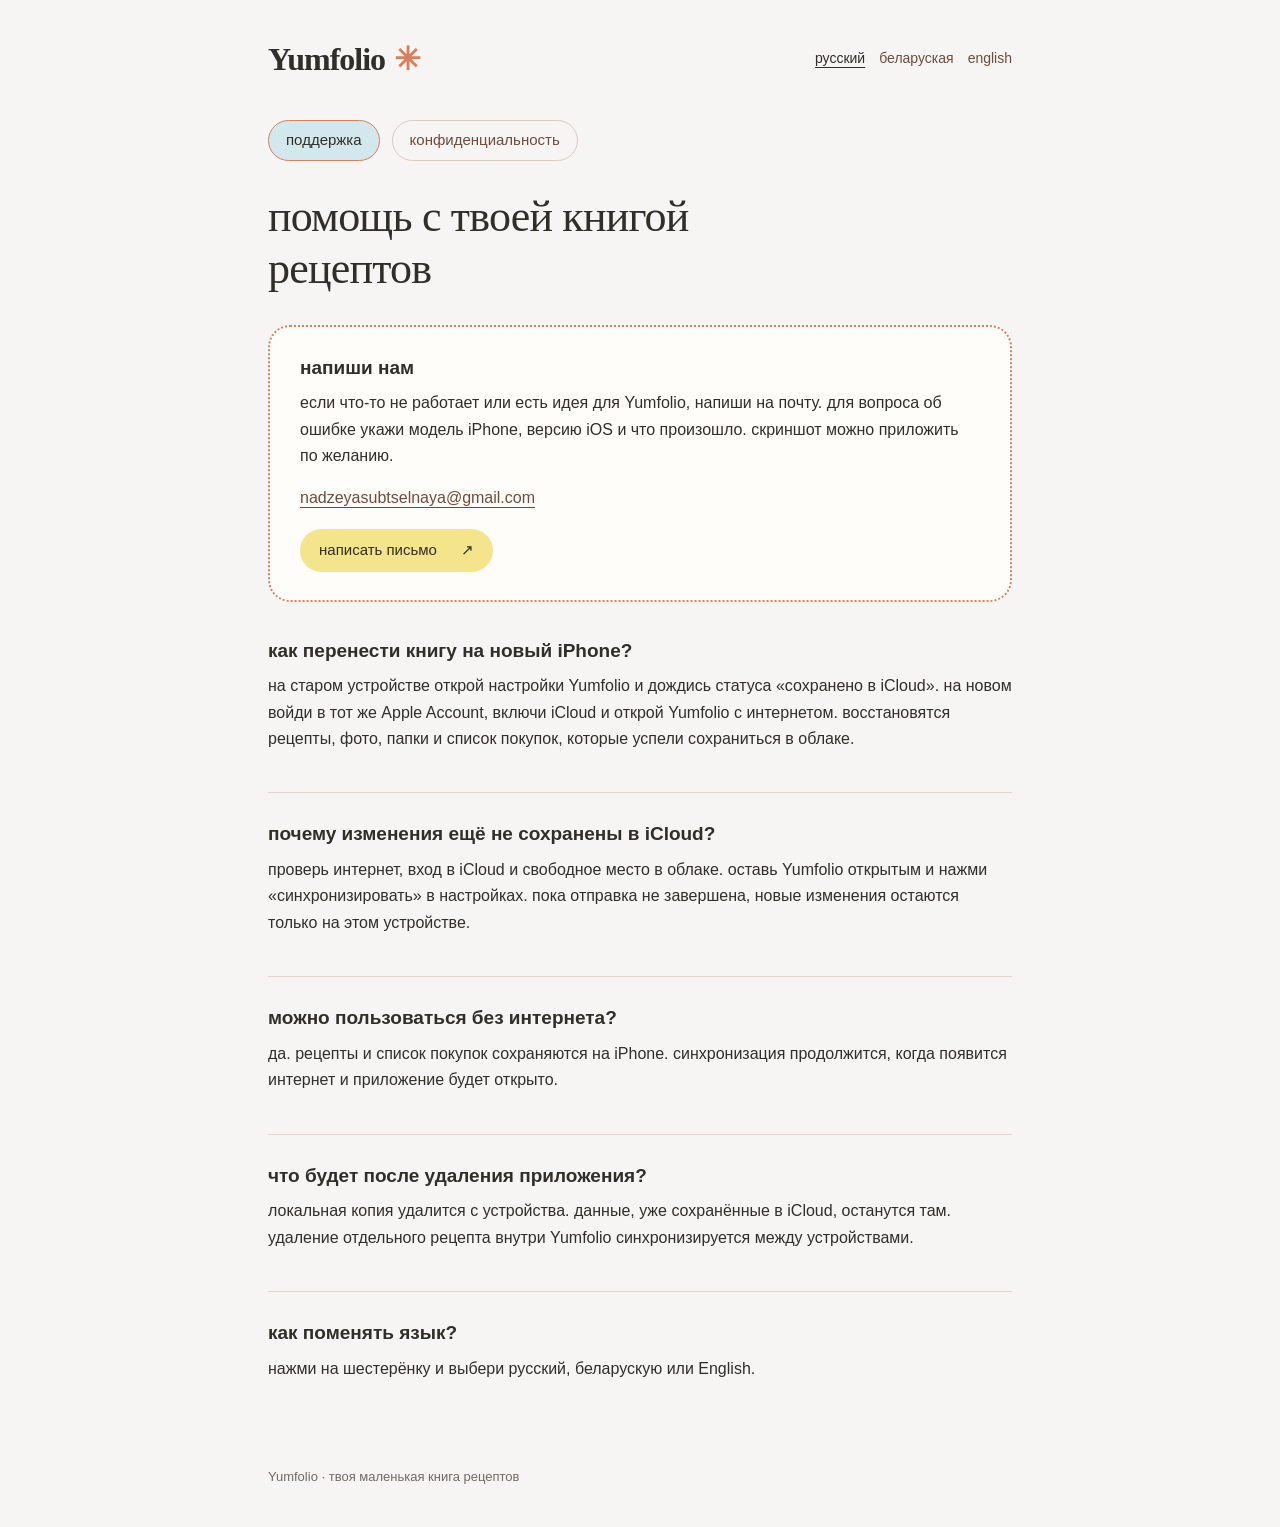
<file: index.html>
<!doctype html>
<html lang="ru">
<head><meta charset="utf-8"><meta name="viewport" content="width=device-width,initial-scale=1"><meta name="description" content="помощь с твоей книгой рецептов — Yumfolio"><meta name="color-scheme" content="light"><title>Yumfolio · поддержка</title><link rel="stylesheet" href="style.css"></head>
<body><header><a class="brand" href="index.html">Yumfolio<span aria-hidden="true">✳</span></a><nav class="languages" aria-label="Language"><a href="index.html" lang="ru" hreflang="ru" aria-current="page">русский</a><a href="support-be.html" lang="be" hreflang="be">беларуская</a><a href="support-en.html" lang="en" hreflang="en">english</a></nav></header>
<main><nav class="tabs" aria-label="Yumfolio"><a href="index.html" aria-current="page">поддержка</a><a href="privacy.html">конфиденциальность</a></nav><h1>помощь с твоей книгой рецептов</h1><section class="contact"><h2>напиши нам</h2><p>если что-то не работает или есть идея для Yumfolio, напиши на почту. для вопроса об ошибке укажи модель iPhone, версию iOS и что произошло. скриншот можно приложить по желанию.</p><a class="email" href="mailto:nadzeyasubtselnaya@gmail.com">nadzeyasubtselnaya@gmail.com</a><p><a class="button" href="mailto:nadzeyasubtselnaya@gmail.com?subject=Yumfolio">написать письмо <span aria-hidden="true">↗</span></a></p></section><div class="answers"><section><h2>как перенести книгу на новый iPhone?</h2><p>на старом устройстве открой настройки Yumfolio и дождись статуса «сохранено в iCloud». на новом войди в тот же Apple Account, включи iCloud и открой Yumfolio с интернетом. восстановятся рецепты, фото, папки и список покупок, которые успели сохраниться в облаке.</p></section><section><h2>почему изменения ещё не сохранены в iCloud?</h2><p>проверь интернет, вход в iCloud и свободное место в облаке. оставь Yumfolio открытым и нажми «синхронизировать» в настройках. пока отправка не завершена, новые изменения остаются только на этом устройстве.</p></section><section><h2>можно пользоваться без интернета?</h2><p>да. рецепты и список покупок сохраняются на iPhone. синхронизация продолжится, когда появится интернет и приложение будет открыто.</p></section><section><h2>что будет после удаления приложения?</h2><p>локальная копия удалится с устройства. данные, уже сохранённые в iCloud, останутся там. удаление отдельного рецепта внутри Yumfolio синхронизируется между устройствами.</p></section><section><h2>как поменять язык?</h2><p>нажми на шестерёнку и выбери русский, беларускую или English.</p></section></div></main>
<footer>Yumfolio · твоя маленькая книга рецептов</footer></body></html>
</file>
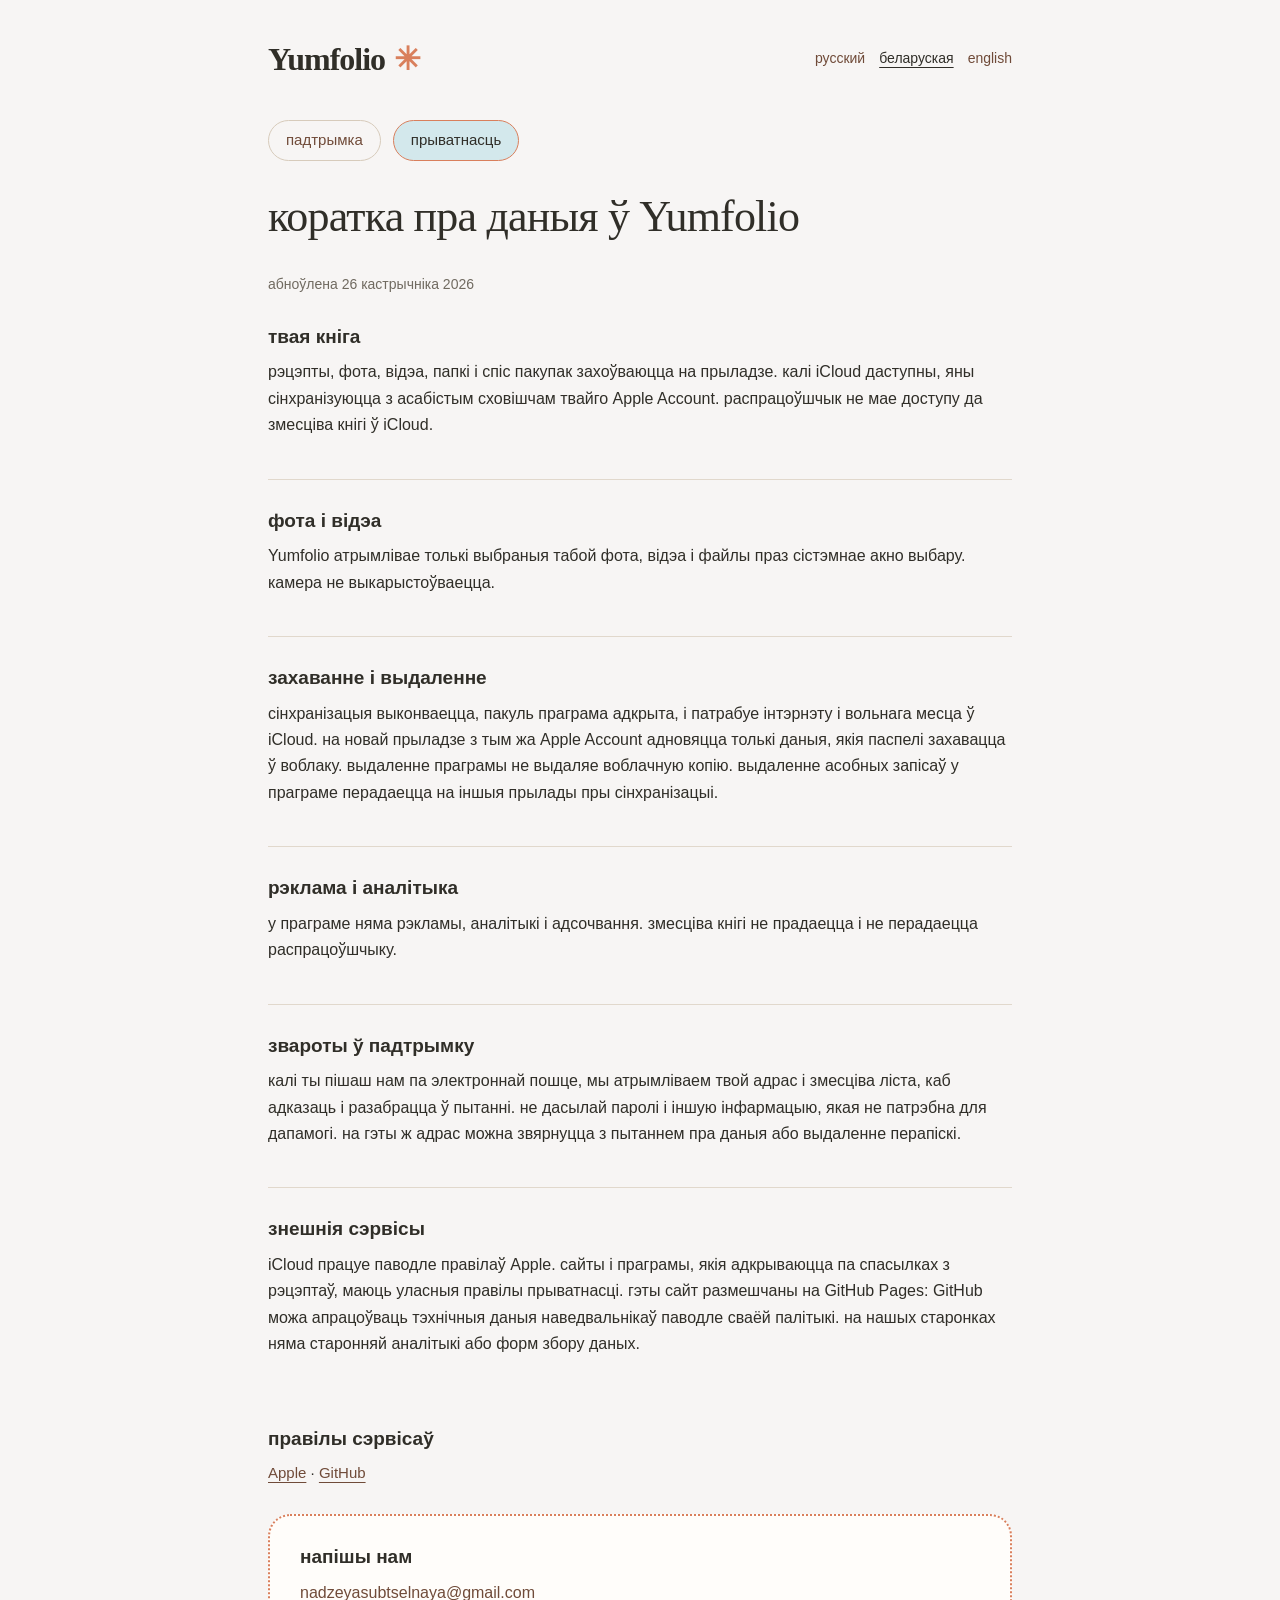
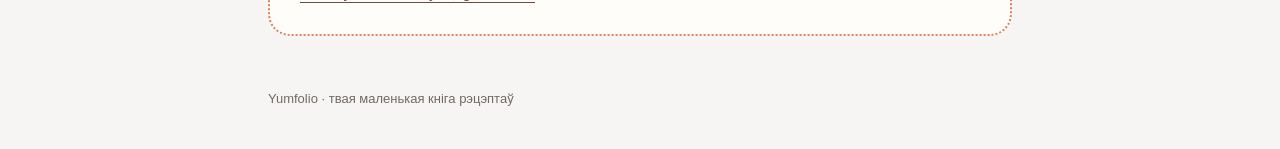
<file: privacy-be.html>
<!doctype html>
<html lang="be">
<head><meta charset="utf-8"><meta name="viewport" content="width=device-width,initial-scale=1"><meta name="description" content="коратка пра даныя ў Yumfolio — Yumfolio"><meta name="color-scheme" content="light"><title>Yumfolio · прыватнасць</title><link rel="stylesheet" href="style.css"></head>
<body><header><a class="brand" href="support-be.html">Yumfolio<span aria-hidden="true">✳</span></a><nav class="languages" aria-label="Language"><a href="privacy.html" lang="ru" hreflang="ru">русский</a><a href="privacy-be.html" lang="be" hreflang="be" aria-current="page">беларуская</a><a href="privacy-en.html" lang="en" hreflang="en">english</a></nav></header>
<main><nav class="tabs" aria-label="Yumfolio"><a href="support-be.html">падтрымка</a><a href="privacy-be.html" aria-current="page">прыватнасць</a></nav><h1>коратка пра даныя ў Yumfolio</h1><p class="date">абноўлена 26 кастрычніка 2026</p><div class="answers"><section><h2>твая кніга</h2><p>рэцэпты, фота, відэа, папкі і спіс пакупак захоўваюцца на прыладзе. калі iCloud даступны, яны сінхранізуюцца з асабістым сховішчам твайго Apple Account. распрацоўшчык не мае доступу да змесціва кнігі ў iCloud.</p></section><section><h2>фота і відэа</h2><p>Yumfolio атрымлівае толькі выбраныя табой фота, відэа і файлы праз сістэмнае акно выбару. камера не выкарыстоўваецца.</p></section><section><h2>захаванне і выдаленне</h2><p>сінхранізацыя выконваецца, пакуль праграма адкрыта, і патрабуе інтэрнэту і вольнага месца ў iCloud. на новай прыладзе з тым жа Apple Account адновяцца толькі даныя, якія паспелі захавацца ў воблаку. выдаленне праграмы не выдаляе воблачную копію. выдаленне асобных запісаў у праграме перадаецца на іншыя прылады пры сінхранізацыі.</p></section><section><h2>рэклама і аналітыка</h2><p>у праграме няма рэкламы, аналітыкі і адсочвання. змесціва кнігі не прадаецца і не перадаецца распрацоўшчыку.</p></section><section><h2>звароты ў падтрымку</h2><p>калі ты пішаш нам па электроннай пошце, мы атрымліваем твой адрас і змесціва ліста, каб адказаць і разабрацца ў пытанні. не дасылай паролі і іншую інфармацыю, якая не патрэбна для дапамогі. на гэты ж адрас можна звярнуцца з пытаннем пра даныя або выдаленне перапіскі.</p></section><section><h2>знешнія сэрвісы</h2><p>iCloud працуе паводле правілаў Apple. сайты і праграмы, якія адкрываюцца па спасылках з рэцэптаў, маюць уласныя правілы прыватнасці. гэты сайт размешчаны на GitHub Pages: GitHub можа апрацоўваць тэхнічныя даныя наведвальнікаў паводле сваёй палітыкі. на нашых старонках няма старонняй аналітыкі або форм збору даных.</p></section></div><section class="policy-links"><h2>правілы сэрвісаў</h2><a href="https://www.apple.com/legal/privacy/">Apple</a> · <a href="https://docs.github.com/en/site-policy/privacy-policies/github-general-privacy-statement">GitHub</a></section><section class="contact compact"><h2>напішы нам</h2><a class="email" href="mailto:nadzeyasubtselnaya@gmail.com">nadzeyasubtselnaya@gmail.com</a></section></main>
<footer>Yumfolio · твая маленькая кніга рэцэптаў</footer></body></html>
</file>
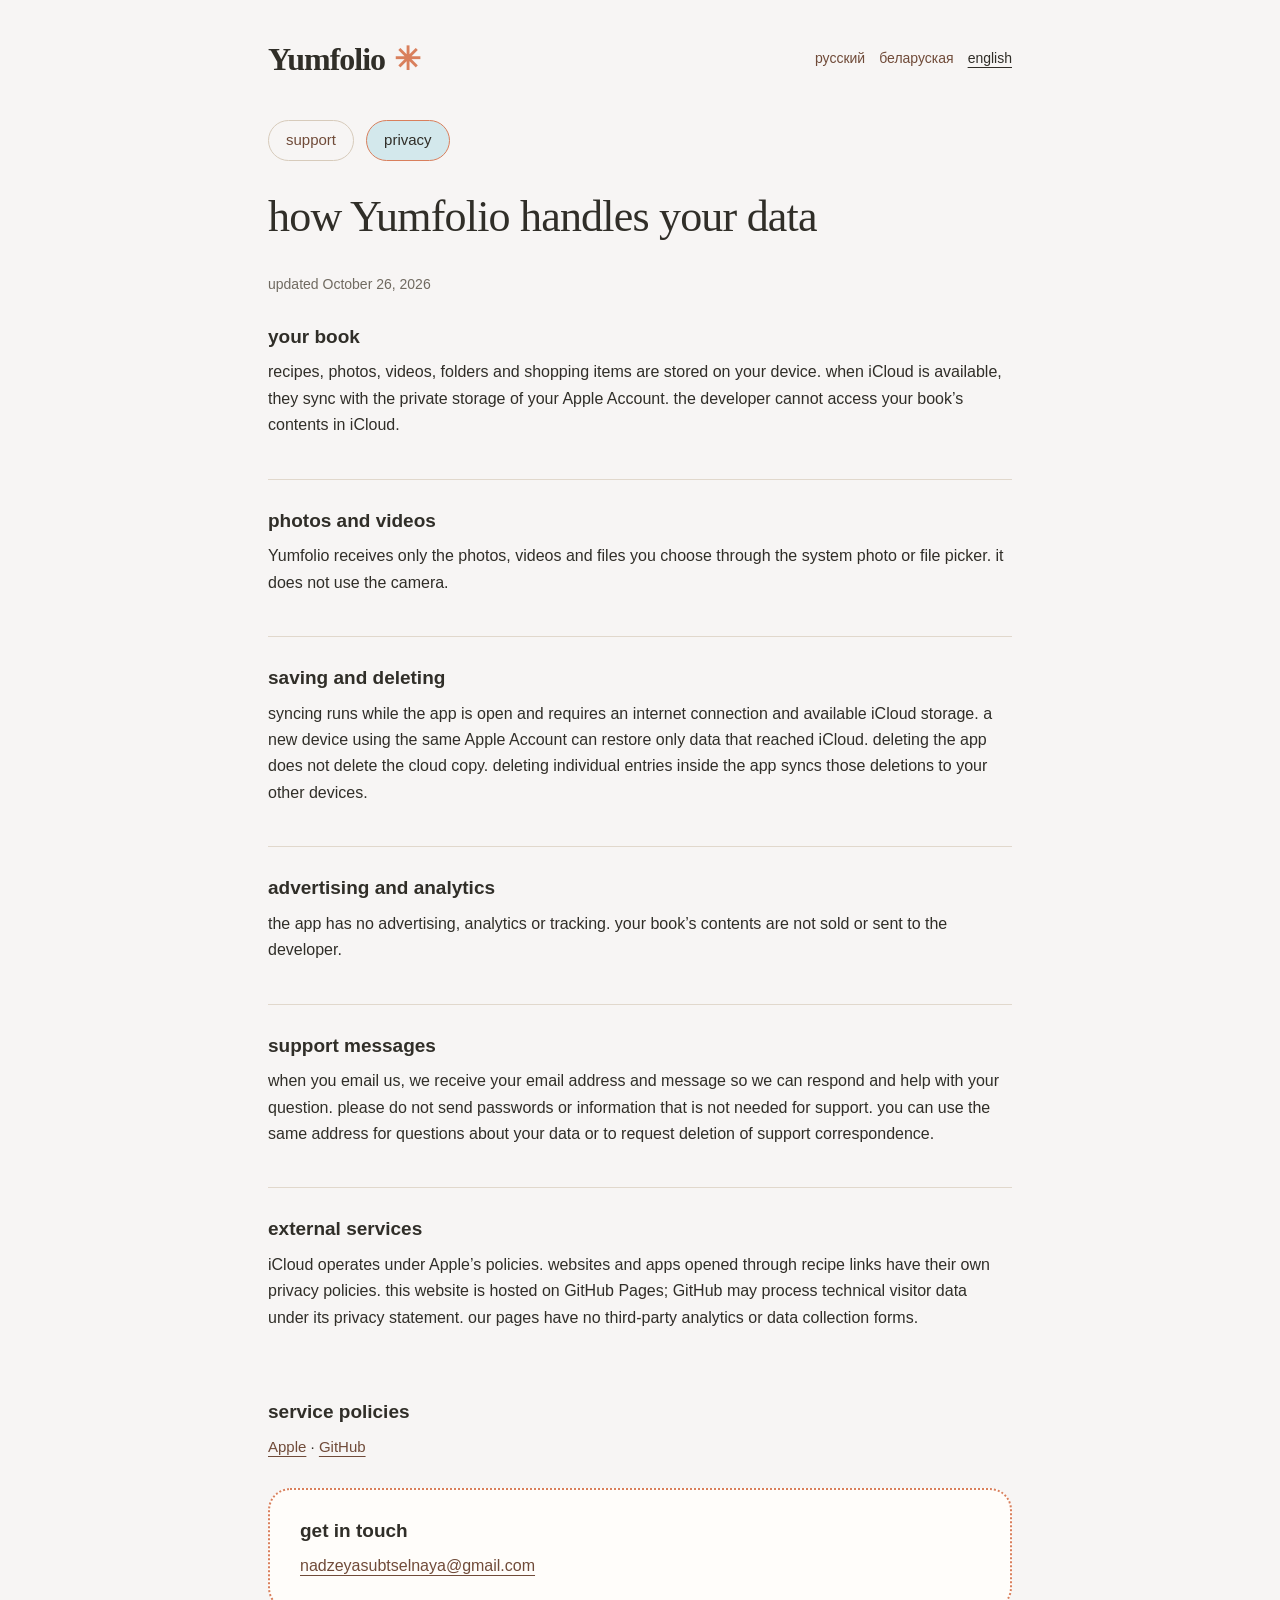
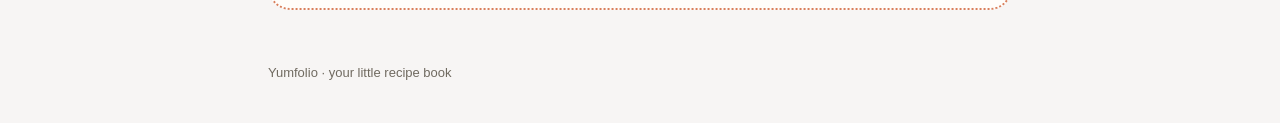
<file: privacy-en.html>
<!doctype html>
<html lang="en">
<head><meta charset="utf-8"><meta name="viewport" content="width=device-width,initial-scale=1"><meta name="description" content="how Yumfolio handles your data — Yumfolio"><meta name="color-scheme" content="light"><title>Yumfolio · privacy</title><link rel="stylesheet" href="style.css"></head>
<body><header><a class="brand" href="support-en.html">Yumfolio<span aria-hidden="true">✳</span></a><nav class="languages" aria-label="Language"><a href="privacy.html" lang="ru" hreflang="ru">русский</a><a href="privacy-be.html" lang="be" hreflang="be">беларуская</a><a href="privacy-en.html" lang="en" hreflang="en" aria-current="page">english</a></nav></header>
<main><nav class="tabs" aria-label="Yumfolio"><a href="support-en.html">support</a><a href="privacy-en.html" aria-current="page">privacy</a></nav><h1>how Yumfolio handles your data</h1><p class="date">updated October 26, 2026</p><div class="answers"><section><h2>your book</h2><p>recipes, photos, videos, folders and shopping items are stored on your device. when iCloud is available, they sync with the private storage of your Apple Account. the developer cannot access your book’s contents in iCloud.</p></section><section><h2>photos and videos</h2><p>Yumfolio receives only the photos, videos and files you choose through the system photo or file picker. it does not use the camera.</p></section><section><h2>saving and deleting</h2><p>syncing runs while the app is open and requires an internet connection and available iCloud storage. a new device using the same Apple Account can restore only data that reached iCloud. deleting the app does not delete the cloud copy. deleting individual entries inside the app syncs those deletions to your other devices.</p></section><section><h2>advertising and analytics</h2><p>the app has no advertising, analytics or tracking. your book’s contents are not sold or sent to the developer.</p></section><section><h2>support messages</h2><p>when you email us, we receive your email address and message so we can respond and help with your question. please do not send passwords or information that is not needed for support. you can use the same address for questions about your data or to request deletion of support correspondence.</p></section><section><h2>external services</h2><p>iCloud operates under Apple’s policies. websites and apps opened through recipe links have their own privacy policies. this website is hosted on GitHub Pages; GitHub may process technical visitor data under its privacy statement. our pages have no third-party analytics or data collection forms.</p></section></div><section class="policy-links"><h2>service policies</h2><a href="https://www.apple.com/legal/privacy/">Apple</a> · <a href="https://docs.github.com/en/site-policy/privacy-policies/github-general-privacy-statement">GitHub</a></section><section class="contact compact"><h2>get in touch</h2><a class="email" href="mailto:nadzeyasubtselnaya@gmail.com">nadzeyasubtselnaya@gmail.com</a></section></main>
<footer>Yumfolio · your little recipe book</footer></body></html>
</file>
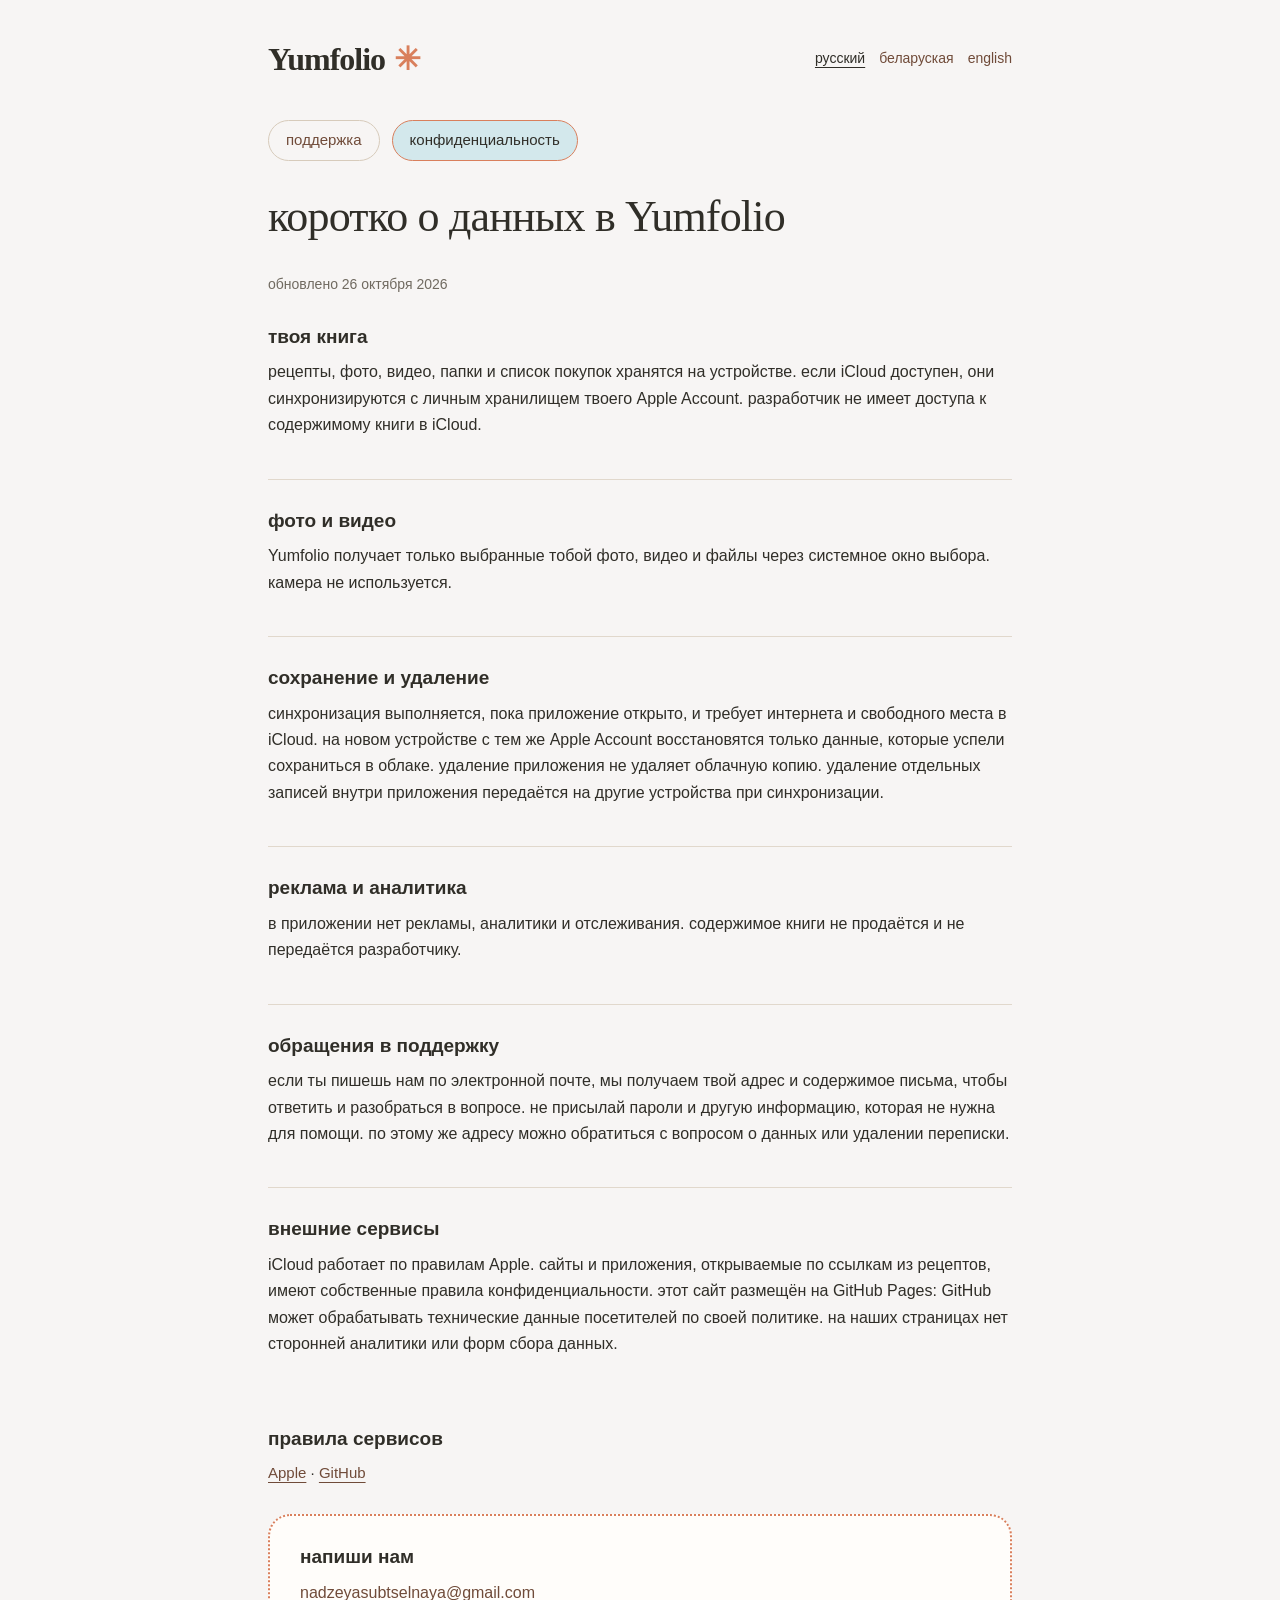
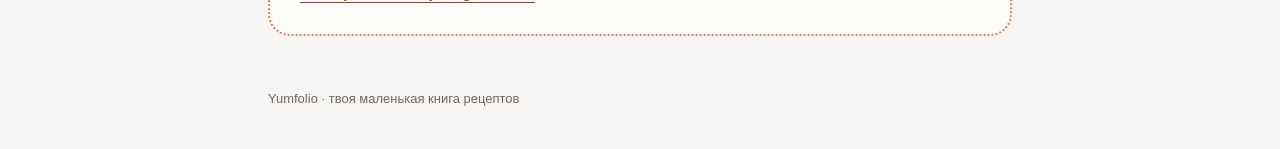
<file: privacy.html>
<!doctype html>
<html lang="ru">
<head><meta charset="utf-8"><meta name="viewport" content="width=device-width,initial-scale=1"><meta name="description" content="коротко о данных в Yumfolio — Yumfolio"><meta name="color-scheme" content="light"><title>Yumfolio · конфиденциальность</title><link rel="stylesheet" href="style.css"></head>
<body><header><a class="brand" href="index.html">Yumfolio<span aria-hidden="true">✳</span></a><nav class="languages" aria-label="Language"><a href="privacy.html" lang="ru" hreflang="ru" aria-current="page">русский</a><a href="privacy-be.html" lang="be" hreflang="be">беларуская</a><a href="privacy-en.html" lang="en" hreflang="en">english</a></nav></header>
<main><nav class="tabs" aria-label="Yumfolio"><a href="index.html">поддержка</a><a href="privacy.html" aria-current="page">конфиденциальность</a></nav><h1>коротко о данных в Yumfolio</h1><p class="date">обновлено 26 октября 2026</p><div class="answers"><section><h2>твоя книга</h2><p>рецепты, фото, видео, папки и список покупок хранятся на устройстве. если iCloud доступен, они синхронизируются с личным хранилищем твоего Apple Account. разработчик не имеет доступа к содержимому книги в iCloud.</p></section><section><h2>фото и видео</h2><p>Yumfolio получает только выбранные тобой фото, видео и файлы через системное окно выбора. камера не используется.</p></section><section><h2>сохранение и удаление</h2><p>синхронизация выполняется, пока приложение открыто, и требует интернета и свободного места в iCloud. на новом устройстве с тем же Apple Account восстановятся только данные, которые успели сохраниться в облаке. удаление приложения не удаляет облачную копию. удаление отдельных записей внутри приложения передаётся на другие устройства при синхронизации.</p></section><section><h2>реклама и аналитика</h2><p>в приложении нет рекламы, аналитики и отслеживания. содержимое книги не продаётся и не передаётся разработчику.</p></section><section><h2>обращения в поддержку</h2><p>если ты пишешь нам по электронной почте, мы получаем твой адрес и содержимое письма, чтобы ответить и разобраться в вопросе. не присылай пароли и другую информацию, которая не нужна для помощи. по этому же адресу можно обратиться с вопросом о данных или удалении переписки.</p></section><section><h2>внешние сервисы</h2><p>iCloud работает по правилам Apple. сайты и приложения, открываемые по ссылкам из рецептов, имеют собственные правила конфиденциальности. этот сайт размещён на GitHub Pages: GitHub может обрабатывать технические данные посетителей по своей политике. на наших страницах нет сторонней аналитики или форм сбора данных.</p></section></div><section class="policy-links"><h2>правила сервисов</h2><a href="https://www.apple.com/legal/privacy/">Apple</a> · <a href="https://docs.github.com/en/site-policy/privacy-policies/github-general-privacy-statement">GitHub</a></section><section class="contact compact"><h2>напиши нам</h2><a class="email" href="mailto:nadzeyasubtselnaya@gmail.com">nadzeyasubtselnaya@gmail.com</a></section></main>
<footer>Yumfolio · твоя маленькая книга рецептов</footer></body></html>
</file>
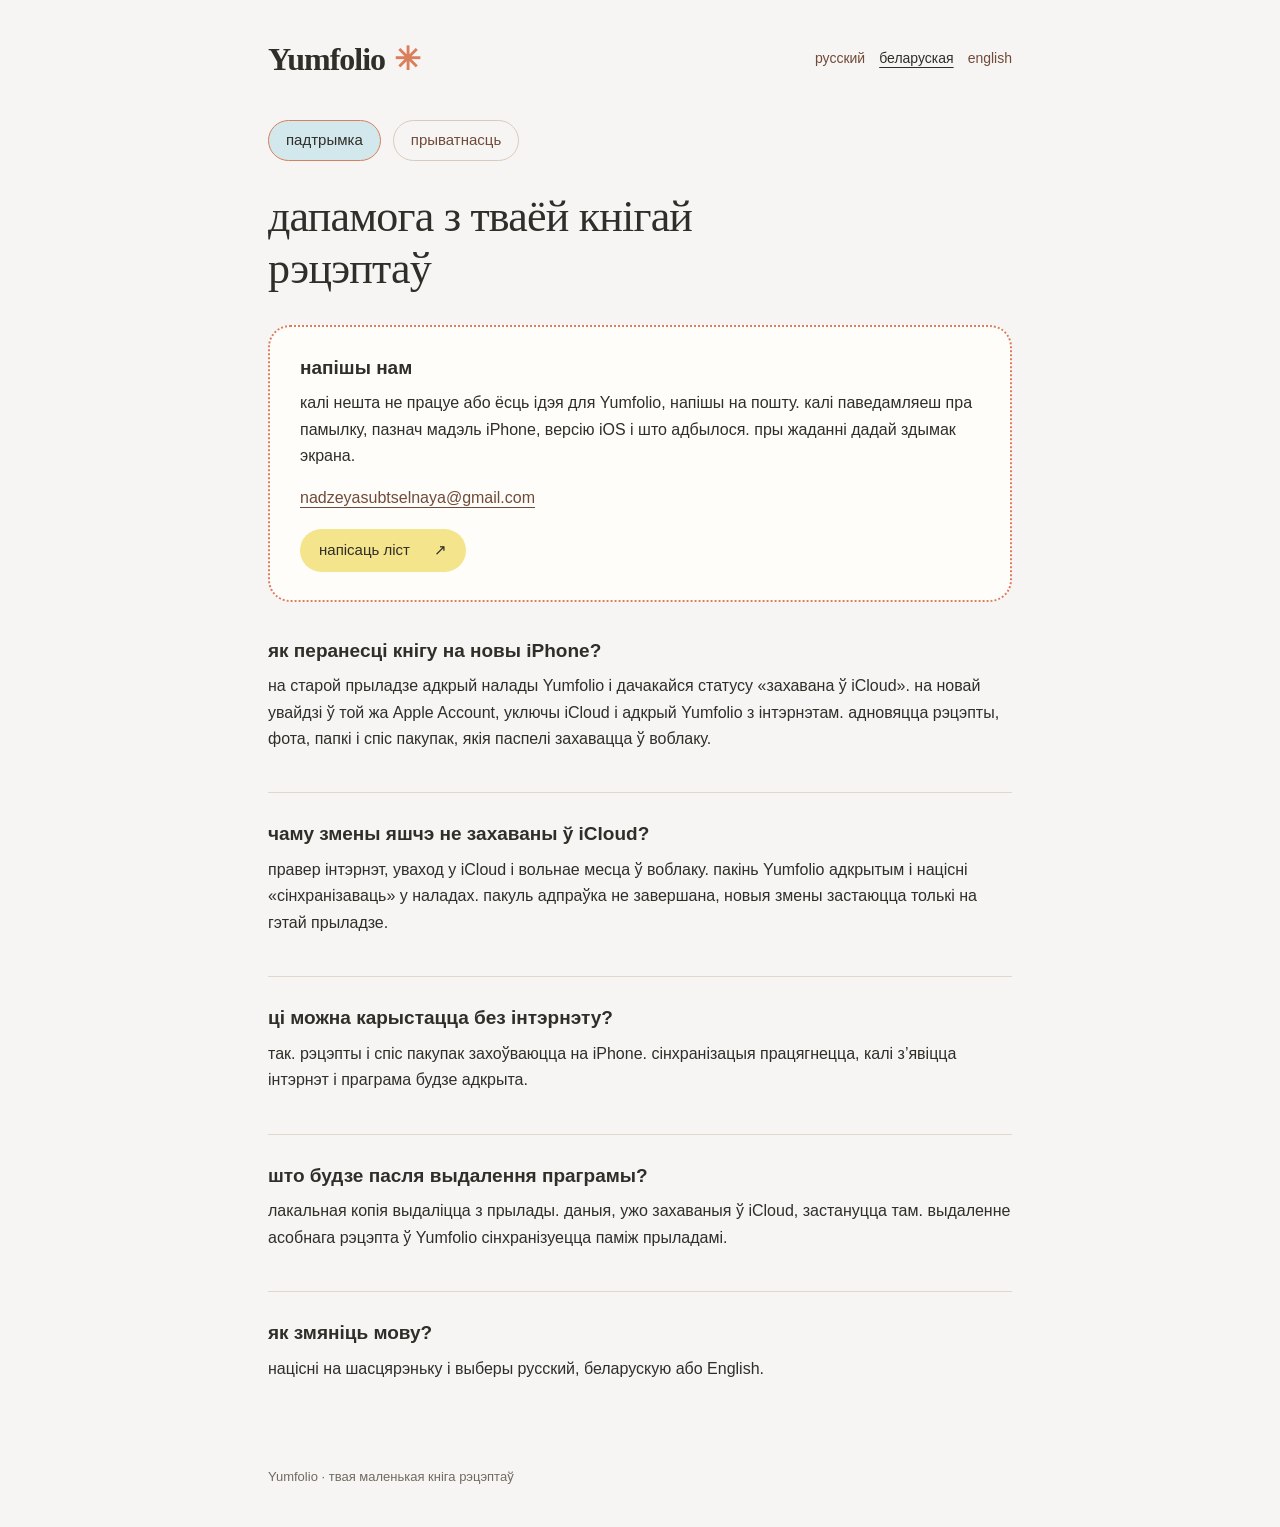
<file: support-be.html>
<!doctype html>
<html lang="be">
<head><meta charset="utf-8"><meta name="viewport" content="width=device-width,initial-scale=1"><meta name="description" content="дапамога з тваёй кнігай рэцэптаў — Yumfolio"><meta name="color-scheme" content="light"><title>Yumfolio · падтрымка</title><link rel="stylesheet" href="style.css"></head>
<body><header><a class="brand" href="support-be.html">Yumfolio<span aria-hidden="true">✳</span></a><nav class="languages" aria-label="Language"><a href="index.html" lang="ru" hreflang="ru">русский</a><a href="support-be.html" lang="be" hreflang="be" aria-current="page">беларуская</a><a href="support-en.html" lang="en" hreflang="en">english</a></nav></header>
<main><nav class="tabs" aria-label="Yumfolio"><a href="support-be.html" aria-current="page">падтрымка</a><a href="privacy-be.html">прыватнасць</a></nav><h1>дапамога з тваёй кнігай рэцэптаў</h1><section class="contact"><h2>напішы нам</h2><p>калі нешта не працуе або ёсць ідэя для Yumfolio, напішы на пошту. калі паведамляеш пра памылку, пазнач мадэль iPhone, версію iOS і што адбылося. пры жаданні дадай здымак экрана.</p><a class="email" href="mailto:nadzeyasubtselnaya@gmail.com">nadzeyasubtselnaya@gmail.com</a><p><a class="button" href="mailto:nadzeyasubtselnaya@gmail.com?subject=Yumfolio">напісаць ліст <span aria-hidden="true">↗</span></a></p></section><div class="answers"><section><h2>як перанесці кнігу на новы iPhone?</h2><p>на старой прыладзе адкрый налады Yumfolio і дачакайся статусу «захавана ў iCloud». на новай увайдзі ў той жа Apple Account, уключы iCloud і адкрый Yumfolio з інтэрнэтам. адновяцца рэцэпты, фота, папкі і спіс пакупак, якія паспелі захавацца ў воблаку.</p></section><section><h2>чаму змены яшчэ не захаваны ў iCloud?</h2><p>правер інтэрнэт, уваход у iCloud і вольнае месца ў воблаку. пакінь Yumfolio адкрытым і націсні «сінхранізаваць» у наладах. пакуль адпраўка не завершана, новыя змены застаюцца толькі на гэтай прыладзе.</p></section><section><h2>ці можна карыстацца без інтэрнэту?</h2><p>так. рэцэпты і спіс пакупак захоўваюцца на iPhone. сінхранізацыя працягнецца, калі з’явіцца інтэрнэт і праграма будзе адкрыта.</p></section><section><h2>што будзе пасля выдалення праграмы?</h2><p>лакальная копія выдаліцца з прылады. даныя, ужо захаваныя ў iCloud, застануцца там. выдаленне асобнага рэцэпта ў Yumfolio сінхранізуецца паміж прыладамі.</p></section><section><h2>як змяніць мову?</h2><p>націсні на шасцярэньку і выберы русский, беларускую або English.</p></section></div></main>
<footer>Yumfolio · твая маленькая кніга рэцэптаў</footer></body></html>
</file>
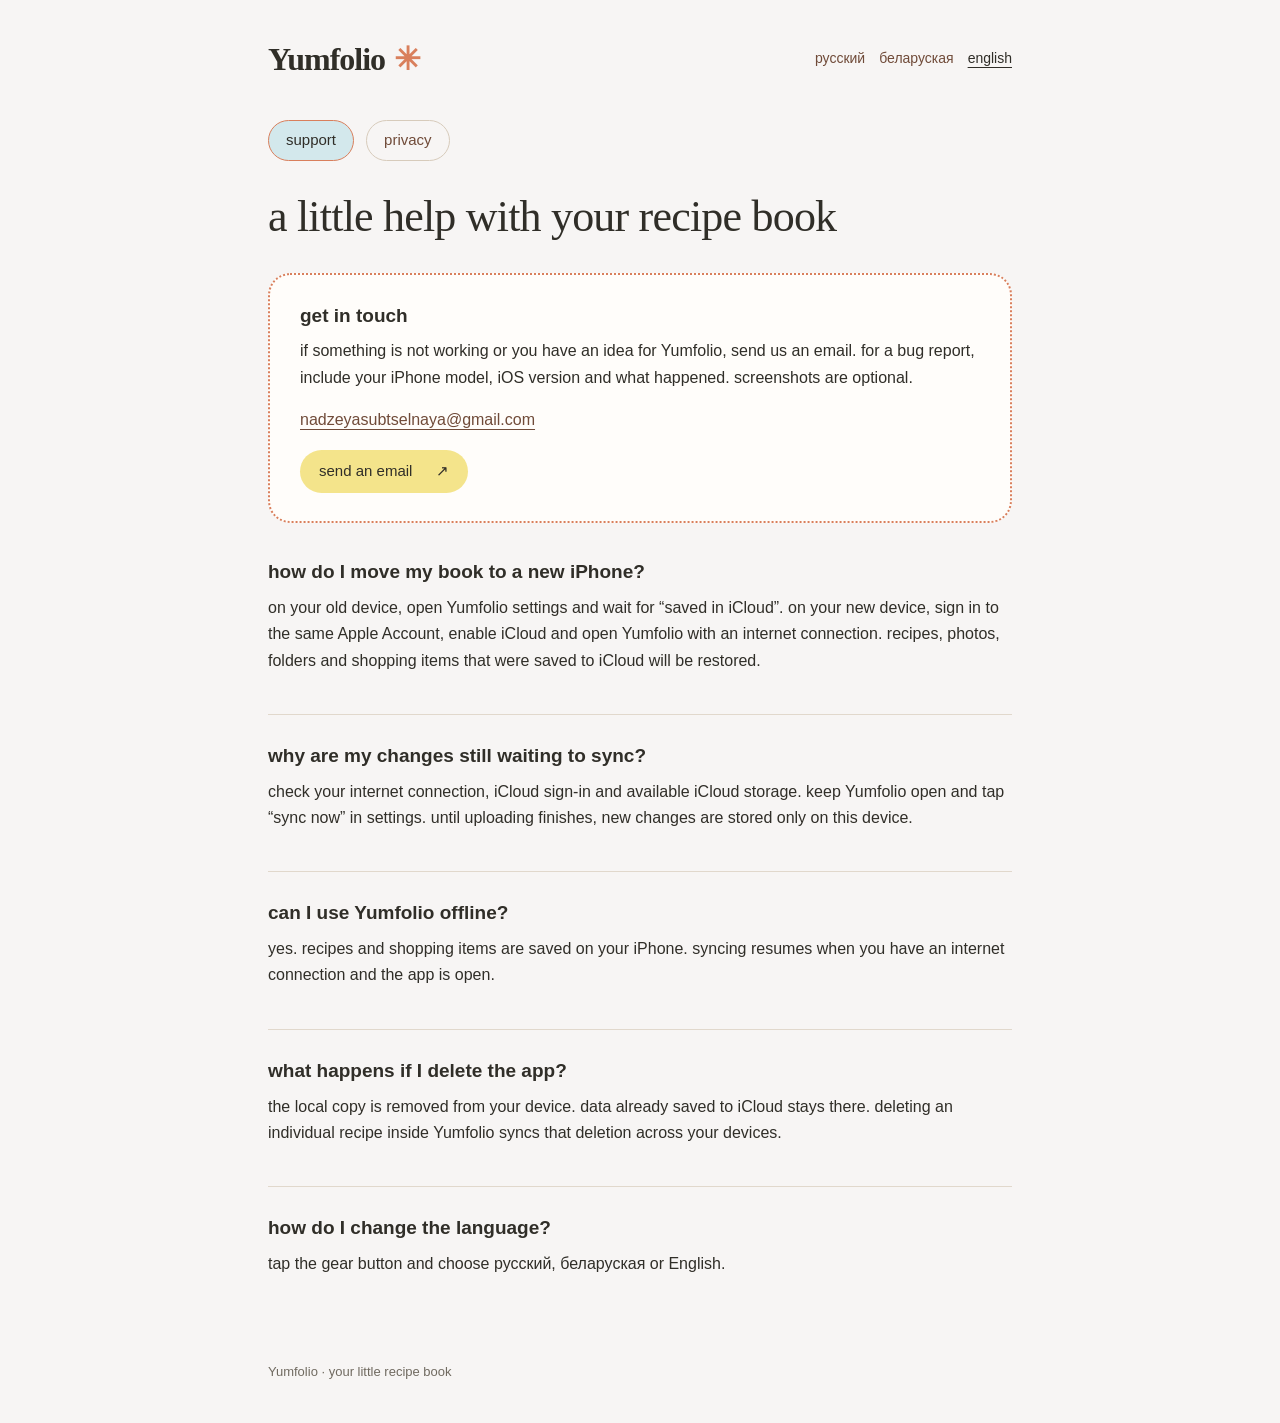
<file: support-en.html>
<!doctype html>
<html lang="en">
<head><meta charset="utf-8"><meta name="viewport" content="width=device-width,initial-scale=1"><meta name="description" content="a little help with your recipe book — Yumfolio"><meta name="color-scheme" content="light"><title>Yumfolio · support</title><link rel="stylesheet" href="style.css"></head>
<body><header><a class="brand" href="support-en.html">Yumfolio<span aria-hidden="true">✳</span></a><nav class="languages" aria-label="Language"><a href="index.html" lang="ru" hreflang="ru">русский</a><a href="support-be.html" lang="be" hreflang="be">беларуская</a><a href="support-en.html" lang="en" hreflang="en" aria-current="page">english</a></nav></header>
<main><nav class="tabs" aria-label="Yumfolio"><a href="support-en.html" aria-current="page">support</a><a href="privacy-en.html">privacy</a></nav><h1>a little help with your recipe book</h1><section class="contact"><h2>get in touch</h2><p>if something is not working or you have an idea for Yumfolio, send us an email. for a bug report, include your iPhone model, iOS version and what happened. screenshots are optional.</p><a class="email" href="mailto:nadzeyasubtselnaya@gmail.com">nadzeyasubtselnaya@gmail.com</a><p><a class="button" href="mailto:nadzeyasubtselnaya@gmail.com?subject=Yumfolio">send an email <span aria-hidden="true">↗</span></a></p></section><div class="answers"><section><h2>how do I move my book to a new iPhone?</h2><p>on your old device, open Yumfolio settings and wait for “saved in iCloud”. on your new device, sign in to the same Apple Account, enable iCloud and open Yumfolio with an internet connection. recipes, photos, folders and shopping items that were saved to iCloud will be restored.</p></section><section><h2>why are my changes still waiting to sync?</h2><p>check your internet connection, iCloud sign-in and available iCloud storage. keep Yumfolio open and tap “sync now” in settings. until uploading finishes, new changes are stored only on this device.</p></section><section><h2>can I use Yumfolio offline?</h2><p>yes. recipes and shopping items are saved on your iPhone. syncing resumes when you have an internet connection and the app is open.</p></section><section><h2>what happens if I delete the app?</h2><p>the local copy is removed from your device. data already saved to iCloud stays there. deleting an individual recipe inside Yumfolio syncs that deletion across your devices.</p></section><section><h2>how do I change the language?</h2><p>tap the gear button and choose русский, беларуская or English.</p></section></div></main>
<footer>Yumfolio · your little recipe book</footer></body></html>
</file>
<file: style.css>
*{box-sizing:border-box}html{background:#f7f5f4;color:#302e28;font-family:-apple-system,BlinkMacSystemFont,"Segoe UI",sans-serif;line-height:1.65}body{margin:0}a{color:#704b39;text-underline-offset:4px}a:hover{color:#a14d32}a:focus-visible{outline:3px solid #538ec3;outline-offset:5px}header,main,footer{max-width:800px;margin:auto;padding:0 28px}header{display:flex;align-items:center;justify-content:space-between;gap:20px;padding-top:40px;padding-bottom:30px}.brand{font:bold 32px Georgia,serif;letter-spacing:-1px;color:#302e28;text-decoration:none;white-space:nowrap}.brand span{color:#d97f5c;margin-left:9px}.languages{display:flex;flex-wrap:wrap;gap:6px 14px;font-size:14px}.languages a{text-decoration:none;padding:5px 0}.languages [aria-current]{text-decoration:underline;color:#302e28}main{padding-top:12px}.tabs{display:flex;gap:12px;flex-wrap:wrap}.tabs a{padding:7px 17px;border-radius:25px;text-decoration:none;border:1px solid #d7cbbb;font-size:15px}.tabs [aria-current]{background:#d3e8ec;border-color:#d97f5c;color:#302e28}h1{font:normal clamp(30px,6vw,44px)/1.18 Georgia,serif;letter-spacing:-.8px;max-width:580px;margin:30px 0}h2{font:600 19px/1.35 -apple-system,BlinkMacSystemFont,"Segoe UI",sans-serif;margin:0 0 10px}p{margin:0 0 16px;font-size:16px}.contact{padding:28px 30px;border:2px dotted #d97f5c;border-radius:22px;background:#fffdfa;margin:28px 0 36px}.contact p:last-child{margin-bottom:0}.contact .email{overflow-wrap:anywhere;font-size:16px}.button{display:inline-flex;gap:24px;align-items:center;background:#f4e48b;border-radius:22px;padding:9px 19px;color:#302e28;text-decoration:none;font-size:15px;margin-top:17px}.answers section{margin:28px 0;padding-bottom:24px;border-bottom:1px solid #e1d8cc}.answers section:last-child{border-bottom:0}.date{color:#706a60;font-size:14px}.compact{margin-top:28px}.policy-links{font-size:15px}footer{font-size:13px;color:#706a60;padding-top:16px;padding-bottom:40px}@media(max-width:560px){header{display:block;padding-top:25px}.languages{margin-top:14px}header,main,footer{padding-left:22px;padding-right:22px}.contact{padding:24px 22px}h1{margin:26px 0}.tabs a{font-size:14px}}@media print{header,.tabs,footer{display:none}html{background:white}main{max-width:none}.contact{break-inside:avoid}a{color:inherit}}
</file>
